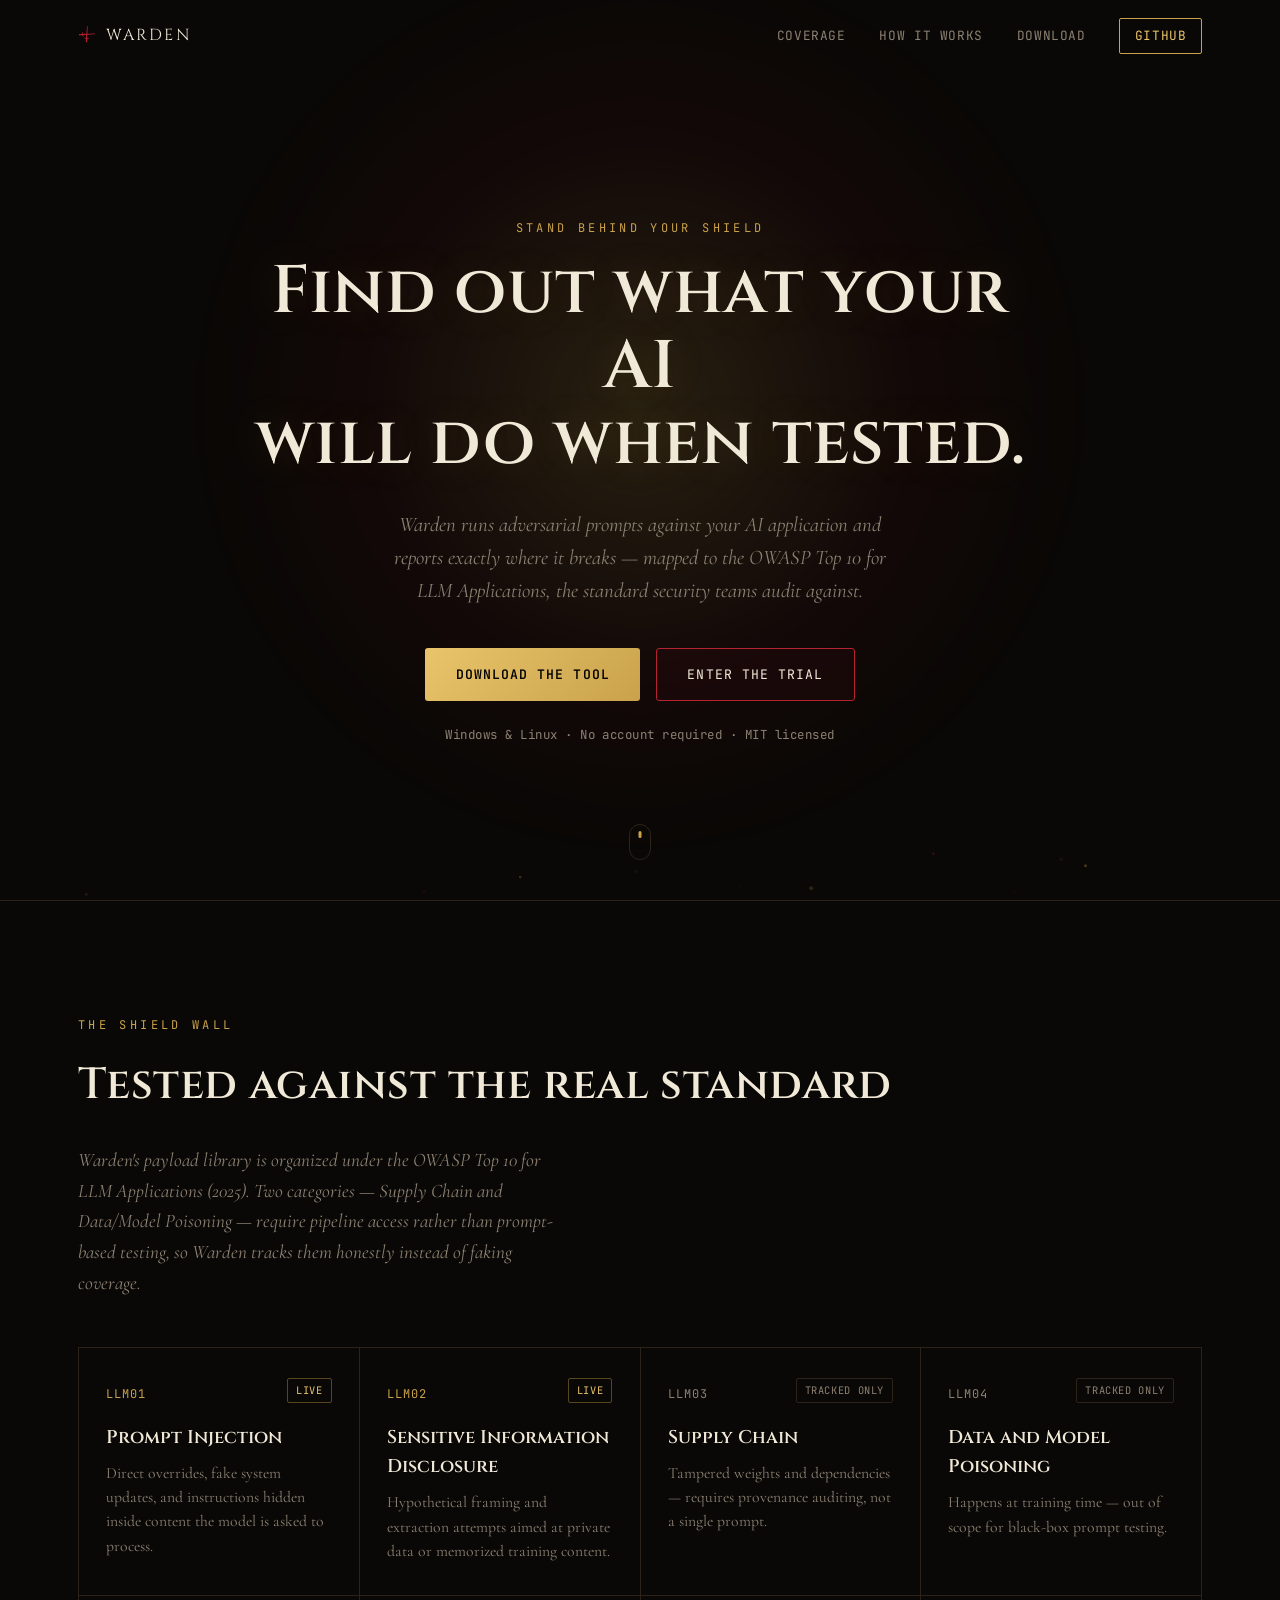
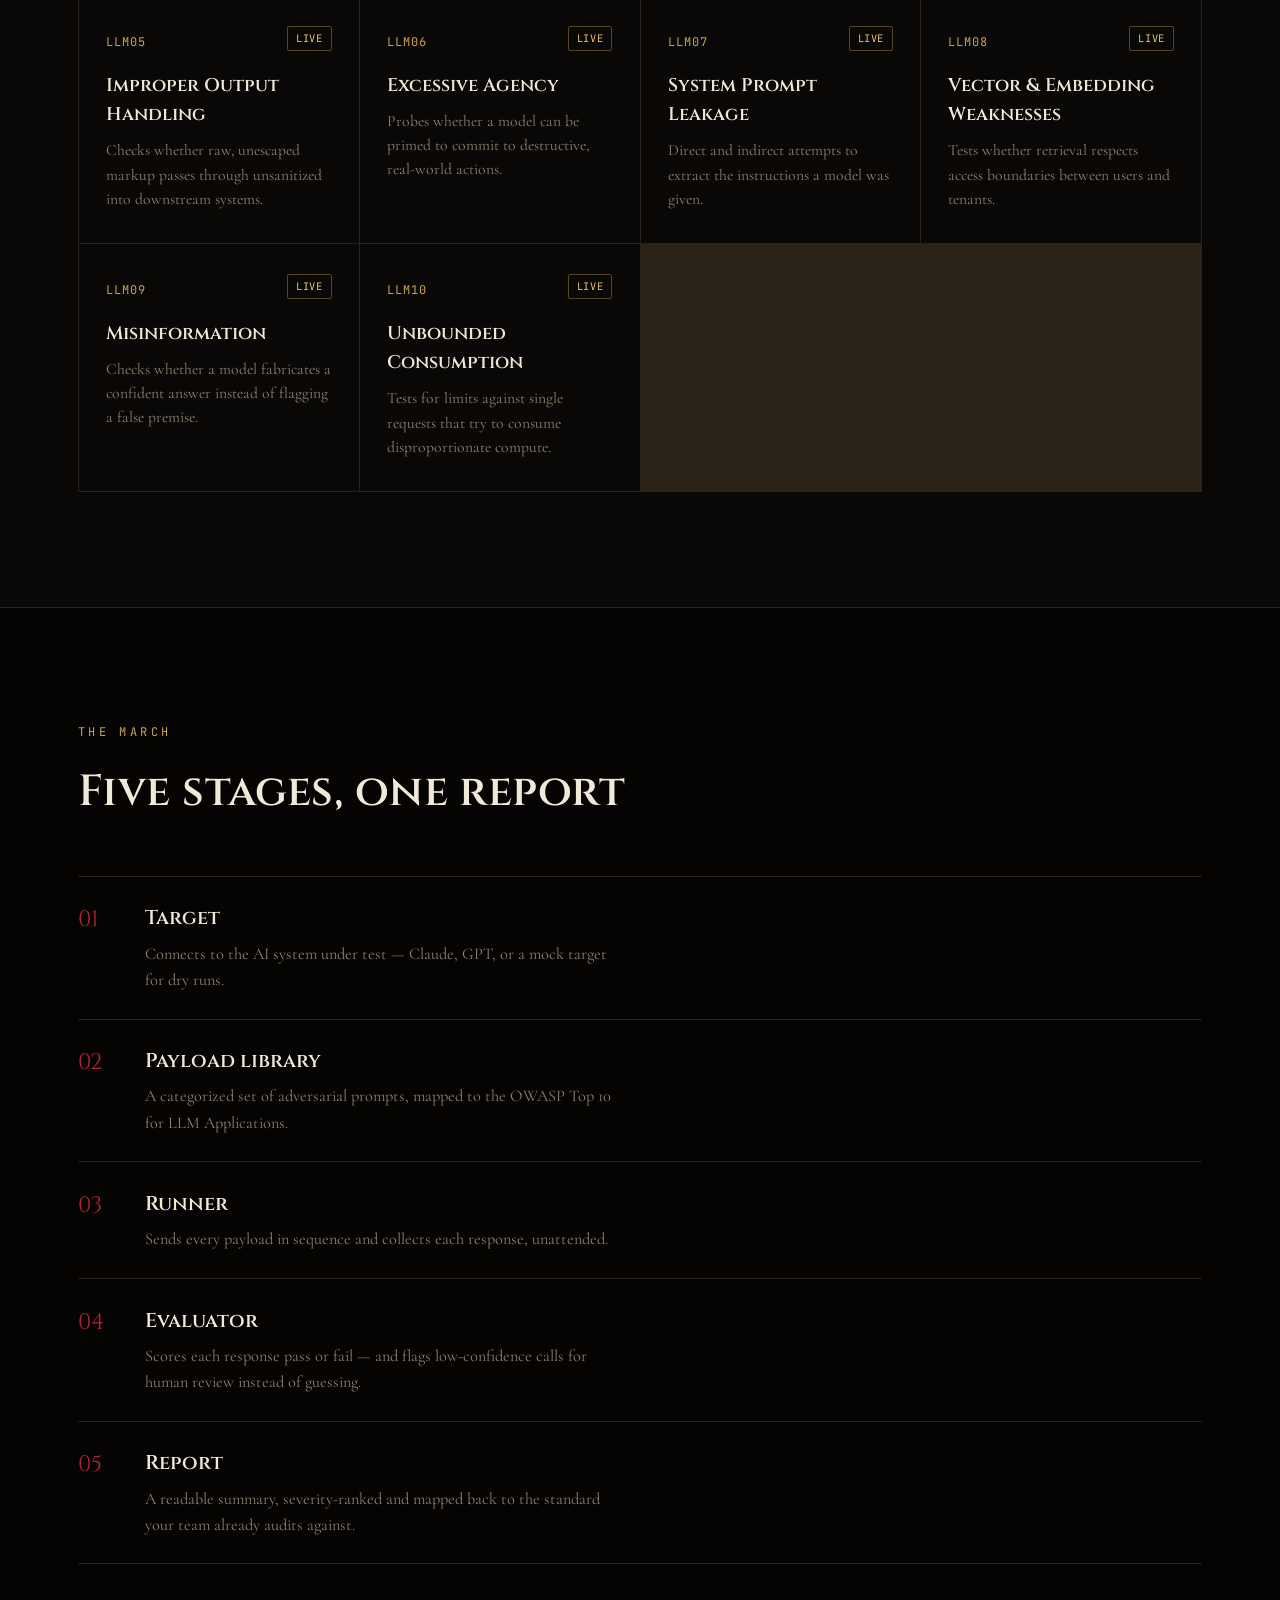
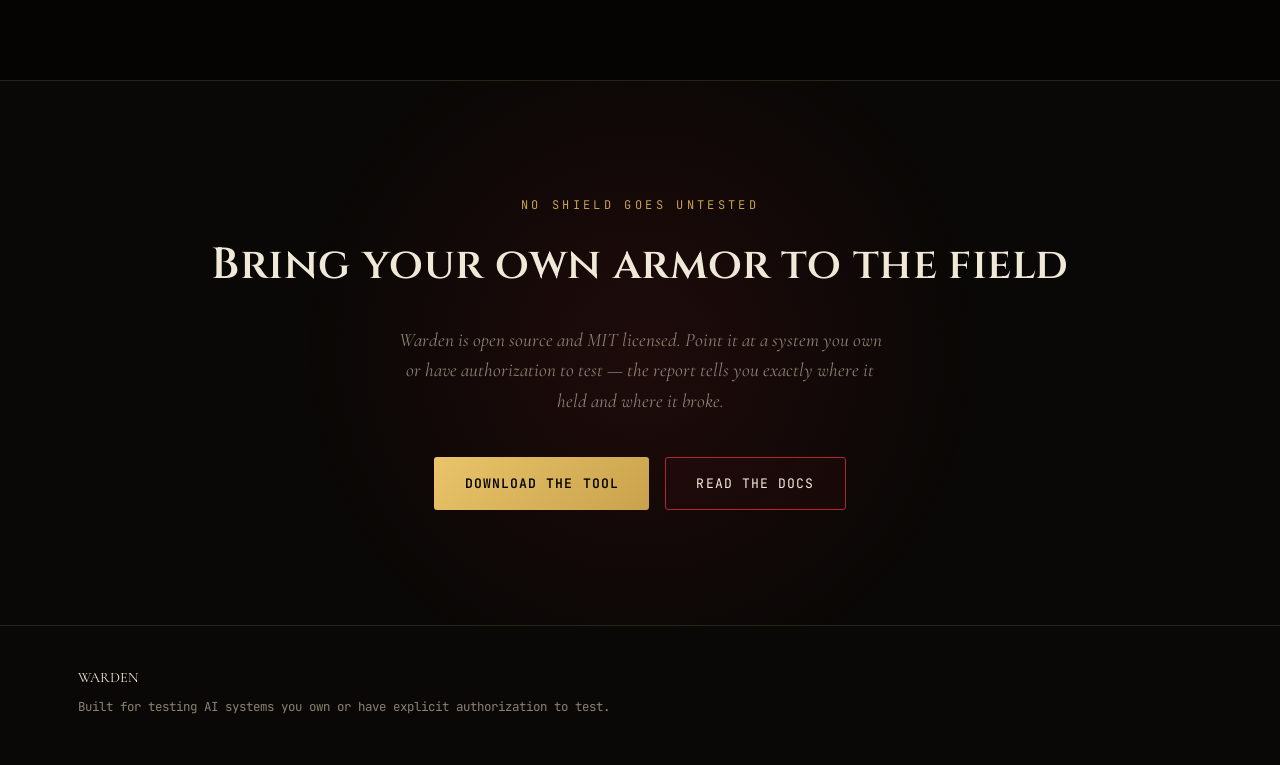
<file: docs/index.html>
<!DOCTYPE html>
<html lang="en">
<head>
<meta charset="UTF-8">
<meta name="viewport" content="width=device-width, initial-scale=1.0">
<title>Warden — Find out what your AI will do when tested</title>
<meta name="description" content="Warden runs adversarial prompts against your AI application and reports exactly where it breaks — mapped to the OWASP Top 10 for LLM Applications.">
<link rel="preconnect" href="https://fonts.googleapis.com">
<link rel="preconnect" href="https://fonts.gstatic.com" crossorigin>
<link href="https://fonts.googleapis.com/css2?family=Cinzel:wght@500;600;700;800&family=Cormorant+Garamond:ital,wght@0,400;0,500;1,400;1,500&family=JetBrains+Mono:wght@400;500&display=swap" rel="stylesheet">
<link rel="stylesheet" href="css/style.css">
<link rel="stylesheet" href="css/animations.css">
</head>
<body>

<canvas id="ember-canvas" aria-hidden="true"></canvas>

<a class="skip-link" href="#main">Skip to content</a>

<header class="site-header" id="site-header">
  <div class="header-inner">
    <a class="brand" href="#top" aria-label="Warden home">
      <span class="brand-mark" aria-hidden="true">⚔</span>
      <span class="brand-name">WARDEN</span>
    </a>
    <nav class="main-nav" aria-label="Primary">
      <a href="#wall">Coverage</a>
      <a href="#pipeline">How it works</a>
      <a href="#download">Download</a>
      <a href="https://github.com/davidwolfrum-bit/Warden" class="nav-cta" target="_blank" rel="noopener">GitHub</a>
    </nav>
  </div>
</header>

<main id="main">

  <!-- HERO -->
  <section class="hero" id="top">
    <div class="hero-glow" aria-hidden="true"></div>
    <div class="hero-inner">
      <p class="eyebrow reveal">Stand behind your shield</p>
      <h1 class="hero-title reveal" data-delay="1">
        Find out what your AI<br>will do when tested.
      </h1>
      <p class="hero-sub reveal" data-delay="2">
        Warden runs adversarial prompts against your AI application and reports exactly
        where it breaks — mapped to the OWASP Top&nbsp;10 for LLM Applications, the
        standard security teams audit against.
      </p>
      <div class="hero-actions reveal" data-delay="3">
        <a href="https://github.com/davidwolfrum-bit/Warden/releases" class="btn btn-gold magnetic" target="_blank" rel="noopener">
          <span>Download the tool</span>
        </a>
        <a href="https://github.com/davidwolfrum-bit/Warden/releases" class="btn btn-outline magnetic" target="_blank" rel="noopener">
          <span>Enter the trial</span>
        </a>
      </div>
      <p class="hero-meta reveal" data-delay="4">Windows &amp; Linux &middot; No account required &middot; MIT licensed</p>
    </div>
    <div class="scroll-cue" aria-hidden="true"><span></span></div>
  </section>

  <!-- THE SHIELD WALL -->
  <section class="wall" id="wall">
    <div class="section-inner">
      <p class="eyebrow reveal">The shield wall</p>
      <h2 class="section-title reveal">Tested against the real standard</h2>
      <p class="section-body reveal">
        Warden's payload library is organized under the OWASP Top&nbsp;10 for LLM Applications
        (2025). Two categories — Supply Chain and Data/Model Poisoning — require pipeline
        access rather than prompt-based testing, so Warden tracks them honestly instead of
        faking coverage.
      </p>

      <ul class="shield-grid" role="list">
        <li class="shield-card reveal" data-status="live">
          <span class="shield-id">LLM01</span>
          <span class="shield-status">Live</span>
          <h3>Prompt Injection</h3>
          <p>Direct overrides, fake system updates, and instructions hidden inside content the model is asked to process.</p>
        </li>
        <li class="shield-card reveal" data-status="live">
          <span class="shield-id">LLM02</span>
          <span class="shield-status">Live</span>
          <h3>Sensitive Information Disclosure</h3>
          <p>Hypothetical framing and extraction attempts aimed at private data or memorized training content.</p>
        </li>
        <li class="shield-card reveal" data-status="tracked">
          <span class="shield-id">LLM03</span>
          <span class="shield-status">Tracked only</span>
          <h3>Supply Chain</h3>
          <p>Tampered weights and dependencies — requires provenance auditing, not a single prompt.</p>
        </li>
        <li class="shield-card reveal" data-status="tracked">
          <span class="shield-id">LLM04</span>
          <span class="shield-status">Tracked only</span>
          <h3>Data and Model Poisoning</h3>
          <p>Happens at training time — out of scope for black-box prompt testing.</p>
        </li>
        <li class="shield-card reveal" data-status="live">
          <span class="shield-id">LLM05</span>
          <span class="shield-status">Live</span>
          <h3>Improper Output Handling</h3>
          <p>Checks whether raw, unescaped markup passes through unsanitized into downstream systems.</p>
        </li>
        <li class="shield-card reveal" data-status="live">
          <span class="shield-id">LLM06</span>
          <span class="shield-status">Live</span>
          <h3>Excessive Agency</h3>
          <p>Probes whether a model can be primed to commit to destructive, real-world actions.</p>
        </li>
        <li class="shield-card reveal" data-status="live">
          <span class="shield-id">LLM07</span>
          <span class="shield-status">Live</span>
          <h3>System Prompt Leakage</h3>
          <p>Direct and indirect attempts to extract the instructions a model was given.</p>
        </li>
        <li class="shield-card reveal" data-status="live">
          <span class="shield-id">LLM08</span>
          <span class="shield-status">Live</span>
          <h3>Vector &amp; Embedding Weaknesses</h3>
          <p>Tests whether retrieval respects access boundaries between users and tenants.</p>
        </li>
        <li class="shield-card reveal" data-status="live">
          <span class="shield-id">LLM09</span>
          <span class="shield-status">Live</span>
          <h3>Misinformation</h3>
          <p>Checks whether a model fabricates a confident answer instead of flagging a false premise.</p>
        </li>
        <li class="shield-card reveal" data-status="live">
          <span class="shield-id">LLM10</span>
          <span class="shield-status">Live</span>
          <h3>Unbounded Consumption</h3>
          <p>Tests for limits against single requests that try to consume disproportionate compute.</p>
        </li>
      </ul>
    </div>
  </section>

  <!-- PIPELINE -->
  <section class="pipeline" id="pipeline">
    <div class="section-inner">
      <p class="eyebrow reveal">The march</p>
      <h2 class="section-title reveal">Five stages, one report</h2>

      <ol class="pipeline-list">
        <li class="pipeline-step reveal">
          <span class="step-num">01</span>
          <div>
            <h3>Target</h3>
            <p>Connects to the AI system under test — Claude, GPT, or a mock target for dry runs.</p>
          </div>
        </li>
        <li class="pipeline-step reveal">
          <span class="step-num">02</span>
          <div>
            <h3>Payload library</h3>
            <p>A categorized set of adversarial prompts, mapped to the OWASP Top&nbsp;10 for LLM Applications.</p>
          </div>
        </li>
        <li class="pipeline-step reveal">
          <span class="step-num">03</span>
          <div>
            <h3>Runner</h3>
            <p>Sends every payload in sequence and collects each response, unattended.</p>
          </div>
        </li>
        <li class="pipeline-step reveal">
          <span class="step-num">04</span>
          <div>
            <h3>Evaluator</h3>
            <p>Scores each response pass or fail — and flags low-confidence calls for human review instead of guessing.</p>
          </div>
        </li>
        <li class="pipeline-step reveal">
          <span class="step-num">05</span>
          <div>
            <h3>Report</h3>
            <p>A readable summary, severity-ranked and mapped back to the standard your team already audits against.</p>
          </div>
        </li>
      </ol>
    </div>
  </section>

  <!-- CTA / DOWNLOAD -->
  <section class="cta" id="download">
    <div class="cta-glow" aria-hidden="true"></div>
    <div class="section-inner cta-inner">
      <p class="eyebrow reveal">No shield goes untested</p>
      <h2 class="section-title reveal">Bring your own armor to the field</h2>
      <p class="section-body reveal">
        Warden is open source and MIT licensed. Point it at a system you own or have
        authorization to test — the report tells you exactly where it held and where it broke.
      </p>
      <div class="hero-actions reveal">
        <a href="https://github.com/davidwolfrum-bit/Warden/releases" class="btn btn-gold magnetic" target="_blank" rel="noopener"><span>Download the tool</span></a>
        <a href="https://github.com/davidwolfrum-bit/Warden#readme" class="btn btn-outline magnetic" id="trial" target="_blank" rel="noopener"><span>Read the docs</span></a>
      </div>
    </div>
  </section>

</main>

<footer class="site-footer">
  <div class="footer-inner">
    <span class="brand-name small">WARDEN</span>
    <p>Built for testing AI systems you own or have explicit authorization to test.</p>
  </div>
</footer>

<script src="js/particles.js"></script>
<script src="js/script.js"></script>
</body>
</html>
</file>
<file: docs/css/style.css>
/* ============================================================
   WARDEN — design tokens
   ============================================================ */
:root {
  --black-deep:   #050403;
  --black:        #0A0806;
  --panel:        #15100B;
  --panel-border: #2C2318;
  --gold:         #C9A24B;
  --gold-bright:  #E9C46A;
  --red:          #7A1220;
  --red-bright:   #B5232F;
  --ivory:        #F1E9D8;
  --muted:        #8C8172;

  --font-display: "Cinzel", serif;
  --font-body:    "Cormorant Garamond", serif;
  --font-mono:    "JetBrains Mono", monospace;

  --max-width: 1180px;
  --section-pad: clamp(4.5rem, 9vw, 8rem);
}

/* ============================================================
   Reset
   ============================================================ */
*, *::before, *::after { box-sizing: border-box; }
html { scroll-behavior: smooth; }
@media (prefers-reduced-motion: reduce) {
  html { scroll-behavior: auto; }
}

body {
  margin: 0;
  background: var(--black);
  color: var(--ivory);
  font-family: var(--font-body);
  font-size: 1.125rem;
  line-height: 1.6;
  -webkit-font-smoothing: antialiased;
}

h1, h2, h3 { font-family: var(--font-display); margin: 0; font-weight: 600; }
p { margin: 0; }
a { color: inherit; text-decoration: none; }
ul, ol { margin: 0; padding: 0; list-style: none; }
img { max-width: 100%; display: block; }

::selection { background: var(--red); color: var(--ivory); }

/* Focus visibility */
a:focus-visible,
button:focus-visible {
  outline: 2px solid var(--gold-bright);
  outline-offset: 3px;
  border-radius: 2px;
}

.skip-link {
  position: absolute;
  top: -100px;
  left: 1rem;
  background: var(--gold);
  color: var(--black-deep);
  padding: 0.6rem 1rem;
  font-family: var(--font-mono);
  font-size: 0.85rem;
  z-index: 200;
  transition: top 0.2s ease;
}
.skip-link:focus { top: 1rem; }

/* ============================================================
   Ember canvas — full-page ambient background
   ============================================================ */
#ember-canvas {
  position: fixed;
  inset: 0;
  width: 100%;
  height: 100%;
  z-index: 0;
  pointer-events: none;
  opacity: 0.55;
}

/* ============================================================
   Shared layout
   ============================================================ */
.section-inner {
  position: relative;
  z-index: 1;
  max-width: var(--max-width);
  margin: 0 auto;
  padding: 0 1.75rem;
}

.eyebrow {
  font-family: var(--font-mono);
  font-size: 0.75rem;
  letter-spacing: 0.28em;
  text-transform: uppercase;
  color: var(--gold);
  margin-bottom: 1rem;
}

.section-title {
  font-size: clamp(1.9rem, 3.4vw, 2.75rem);
  color: var(--ivory);
  letter-spacing: 0.01em;
  margin-bottom: 1.5rem;
}

.section-body {
  max-width: 62ch;
  color: var(--muted);
  font-size: 1.2rem;
  font-style: italic;
}

/* ============================================================
   Header
   ============================================================ */
.site-header {
  position: fixed;
  top: 0;
  left: 0;
  right: 0;
  z-index: 100;
  background: transparent;
  border-bottom: 1px solid transparent;
  transition: background 0.4s ease, border-color 0.4s ease, backdrop-filter 0.4s ease;
}
.site-header.scrolled {
  background: rgba(10, 8, 6, 0.85);
  backdrop-filter: blur(10px);
  border-bottom: 1px solid var(--panel-border);
}

.header-inner {
  max-width: var(--max-width);
  margin: 0 auto;
  padding: 1.1rem 1.75rem;
  display: flex;
  align-items: center;
  justify-content: space-between;
}

.brand {
  display: flex;
  align-items: center;
  gap: 0.6rem;
  font-family: var(--font-display);
  letter-spacing: 0.12em;
}
.brand-mark {
  color: var(--red-bright);
  font-size: 1.1rem;
  transform: rotate(45deg);
  display: inline-block;
}
.brand-name { font-size: 1rem; color: var(--ivory); }
.brand-name.small { font-size: 0.9rem; }

.main-nav {
  display: flex;
  align-items: center;
  gap: 2.1rem;
  font-family: var(--font-mono);
  font-size: 0.8rem;
  letter-spacing: 0.05em;
  text-transform: uppercase;
}
.main-nav a {
  color: var(--muted);
  position: relative;
  padding: 0.25rem 0;
  transition: color 0.25s ease;
}
.main-nav a::after {
  content: "";
  position: absolute;
  left: 0; right: 0; bottom: -2px;
  height: 1px;
  background: var(--gold);
  transform: scaleX(0);
  transform-origin: right;
  transition: transform 0.3s ease;
}
.main-nav a:hover { color: var(--ivory); }
.main-nav a:hover::after { transform: scaleX(1); transform-origin: left; }
.main-nav a.nav-cta {
  color: var(--gold-bright);
  border: 1px solid var(--gold);
  padding: 0.45rem 0.9rem;
  border-radius: 2px;
}
.main-nav a.nav-cta::after { display: none; }
.main-nav a.nav-cta:hover {
  background: var(--gold);
  color: var(--black-deep);
}

/* ============================================================
   Hero
   ============================================================ */
.hero {
  position: relative;
  min-height: 100vh;
  display: flex;
  align-items: center;
  justify-content: center;
  text-align: center;
  overflow: hidden;
  padding: 8rem 1.75rem 4rem;
}

.hero-glow {
  position: absolute;
  top: 50%;
  left: 50%;
  width: 900px;
  height: 900px;
  transform: translate(-50%, -55%);
  background: radial-gradient(circle, rgba(201,162,75,0.16) 0%, rgba(122,18,32,0.08) 42%, transparent 70%);
  filter: blur(10px);
  z-index: 0;
  pointer-events: none;
}

.hero-inner {
  position: relative;
  z-index: 1;
  max-width: 780px;
}

.hero-title {
  font-size: clamp(2.4rem, 6vw, 4.2rem);
  line-height: 1.12;
  color: var(--ivory);
  letter-spacing: 0.01em;
  text-shadow: 0 0 40px rgba(201,162,75,0.15);
}

.hero-sub {
  margin: 1.75rem auto 0;
  max-width: 56ch;
  font-size: 1.3rem;
  font-style: italic;
  color: var(--muted);
}

.hero-actions {
  display: flex;
  gap: 1rem;
  justify-content: center;
  margin-top: 2.5rem;
  flex-wrap: wrap;
}

.hero-meta {
  margin-top: 1.5rem;
  font-family: var(--font-mono);
  font-size: 0.78rem;
  letter-spacing: 0.04em;
  color: var(--muted);
}

.scroll-cue {
  position: absolute;
  bottom: 2.5rem;
  left: 50%;
  transform: translateX(-50%);
  width: 22px;
  height: 36px;
  border: 1px solid var(--panel-border);
  border-radius: 12px;
}
.scroll-cue span {
  position: absolute;
  top: 6px;
  left: 50%;
  width: 3px;
  height: 7px;
  background: var(--gold);
  border-radius: 2px;
  transform: translateX(-50%);
  animation: scroll-cue-move 1.8s ease-in-out infinite;
}

/* ============================================================
   Buttons
   ============================================================ */
.btn {
  position: relative;
  display: inline-flex;
  align-items: center;
  justify-content: center;
  padding: 0.95rem 1.9rem;
  font-family: var(--font-mono);
  font-size: 0.82rem;
  letter-spacing: 0.08em;
  text-transform: uppercase;
  border-radius: 3px;
  overflow: hidden;
  isolation: isolate;
  transition: transform 0.25s ease, box-shadow 0.25s ease;
}
.btn span { position: relative; z-index: 1; }

.btn-gold {
  background: linear-gradient(135deg, var(--gold-bright), var(--gold));
  color: var(--black-deep);
  font-weight: 600;
  box-shadow: 0 0 0 rgba(233,196,106,0);
}
.btn-gold:hover {
  transform: translateY(-2px);
  box-shadow: 0 10px 30px rgba(201,162,75,0.35);
}

.btn-outline {
  color: var(--ivory);
  border: 1px solid var(--red-bright);
  background: rgba(122,18,32,0.08);
}
.btn-outline::before {
  content: "";
  position: absolute;
  inset: 0;
  background: var(--red-bright);
  transform: scaleX(0);
  transform-origin: left;
  transition: transform 0.35s ease;
  z-index: 0;
}
.btn-outline:hover::before { transform: scaleX(1); }
.btn-outline:hover {
  transform: translateY(-2px);
  box-shadow: 0 10px 30px rgba(181,35,47,0.3);
}

/* ============================================================
   Shield wall grid
   ============================================================ */
.wall {
  padding: var(--section-pad) 0;
  position: relative;
  border-top: 1px solid var(--panel-border);
}

.shield-grid {
  margin-top: 3rem;
  display: grid;
  grid-template-columns: repeat(auto-fit, minmax(240px, 1fr));
  gap: 1px;
  background: var(--panel-border);
  border: 1px solid var(--panel-border);
}

.shield-card {
  position: relative;
  background: var(--black);
  padding: 1.9rem 1.7rem;
  overflow: hidden;
  transition: background 0.3s ease;
}

.shield-card::before {
  content: "";
  position: absolute;
  top: 0; left: 0;
  width: 3px;
  height: 100%;
  background: var(--gold);
  transform: scaleY(0);
  transform-origin: bottom;
  transition: transform 0.4s ease;
}
.shield-card[data-status="tracked"]::before { background: var(--muted); }
.shield-card:hover::before { transform: scaleY(1); }
.shield-card:hover { background: var(--panel); }

.shield-id {
  font-family: var(--font-mono);
  font-size: 0.75rem;
  color: var(--gold);
  letter-spacing: 0.08em;
}
.shield-card[data-status="tracked"] .shield-id { color: var(--muted); }

.shield-status {
  float: right;
  font-family: var(--font-mono);
  font-size: 0.65rem;
  letter-spacing: 0.06em;
  text-transform: uppercase;
  color: var(--muted);
  border: 1px solid var(--panel-border);
  padding: 0.2rem 0.5rem;
  border-radius: 2px;
}
.shield-card[data-status="live"] .shield-status {
  color: var(--gold-bright);
  border-color: rgba(201,162,75,0.4);
}

.shield-card h3 {
  font-size: 1.15rem;
  margin: 1rem 0 0.6rem;
  color: var(--ivory);
  clear: both;
}

.shield-card p {
  font-size: 0.98rem;
  color: var(--muted);
  line-height: 1.55;
}

/* ============================================================
   Pipeline
   ============================================================ */
.pipeline {
  padding: var(--section-pad) 0;
  background: var(--black-deep);
  border-top: 1px solid var(--panel-border);
  border-bottom: 1px solid var(--panel-border);
}

.pipeline-list {
  margin-top: 3rem;
  display: flex;
  flex-direction: column;
  gap: 0;
}

.pipeline-step {
  display: flex;
  gap: 1.75rem;
  align-items: flex-start;
  padding: 1.6rem 0;
  border-top: 1px solid var(--panel-border);
}
.pipeline-step:last-child { border-bottom: 1px solid var(--panel-border); }

.step-num {
  font-family: var(--font-display);
  font-size: 1.4rem;
  color: var(--red-bright);
  min-width: 3ch;
}

.pipeline-step h3 {
  font-size: 1.25rem;
  color: var(--ivory);
  margin-bottom: 0.4rem;
}
.pipeline-step p {
  color: var(--muted);
  font-size: 1.02rem;
  max-width: 60ch;
}

/* ============================================================
   CTA
   ============================================================ */
.cta {
  position: relative;
  padding: var(--section-pad) 0;
  text-align: center;
  overflow: hidden;
}
.cta-glow {
  position: absolute;
  top: 50%; left: 50%;
  width: 700px; height: 700px;
  transform: translate(-50%, -50%);
  background: radial-gradient(circle, rgba(181,35,47,0.12) 0%, transparent 68%);
  pointer-events: none;
}
.cta-inner { display: flex; flex-direction: column; align-items: center; }
.cta .section-body { margin: 0 auto; text-align: center; }
.cta .hero-actions { margin-top: 2.5rem; }

/* ============================================================
   Footer
   ============================================================ */
.site-footer {
  border-top: 1px solid var(--panel-border);
  padding: 2.5rem 0 3rem;
}
.footer-inner {
  max-width: var(--max-width);
  margin: 0 auto;
  padding: 0 1.75rem;
  display: flex;
  flex-direction: column;
  gap: 0.5rem;
}
.footer-inner p {
  font-family: var(--font-mono);
  font-size: 0.78rem;
  color: var(--muted);
}

/* ============================================================
   Responsive
   ============================================================ */
@media (max-width: 720px) {
  .main-nav { gap: 1.1rem; }
  .main-nav a:not(.nav-cta) { display: none; }
  .hero { padding-top: 7rem; }
  .pipeline-step { gap: 1.1rem; }
}
</file>
<file: docs/css/animations.css>
/* ============================================================
   Scroll reveal
   ============================================================ */
.reveal {
  opacity: 0;
  transform: translateY(22px);
  transition: opacity 0.8s cubic-bezier(0.16, 1, 0.3, 1),
              transform 0.8s cubic-bezier(0.16, 1, 0.3, 1);
  transition-delay: calc(var(--reveal-delay, 0) * 90ms);
}
.reveal[data-delay="1"] { --reveal-delay: 1; }
.reveal[data-delay="2"] { --reveal-delay: 2; }
.reveal[data-delay="3"] { --reveal-delay: 3; }
.reveal[data-delay="4"] { --reveal-delay: 4; }

.reveal.is-visible {
  opacity: 1;
  transform: translateY(0);
}

/* ============================================================
   Scroll cue
   ============================================================ */
@keyframes scroll-cue-move {
  0%   { opacity: 0; top: 6px; }
  30%  { opacity: 1; }
  70%  { opacity: 1; }
  100% { opacity: 0; top: 18px; }
}

/* ============================================================
   Hero glow pulse
   ============================================================ */
@keyframes glow-pulse {
  0%, 100% { opacity: 0.85; transform: translate(-50%, -55%) scale(1); }
  50%      { opacity: 1;    transform: translate(-50%, -55%) scale(1.06); }
}
.hero-glow { animation: glow-pulse 7s ease-in-out infinite; }

@media (prefers-reduced-motion: reduce) {
  .hero-glow { animation: none; }
  .scroll-cue span { animation: none; opacity: 1; }
  .reveal {
    opacity: 1;
    transform: none;
    transition: none;
  }
}

/* ============================================================
   Magnetic button micro-interaction (JS sets --mx/--my)
   ============================================================ */
.magnetic {
  transform: translate(var(--mx, 0), var(--my, 0));
}
</file>
